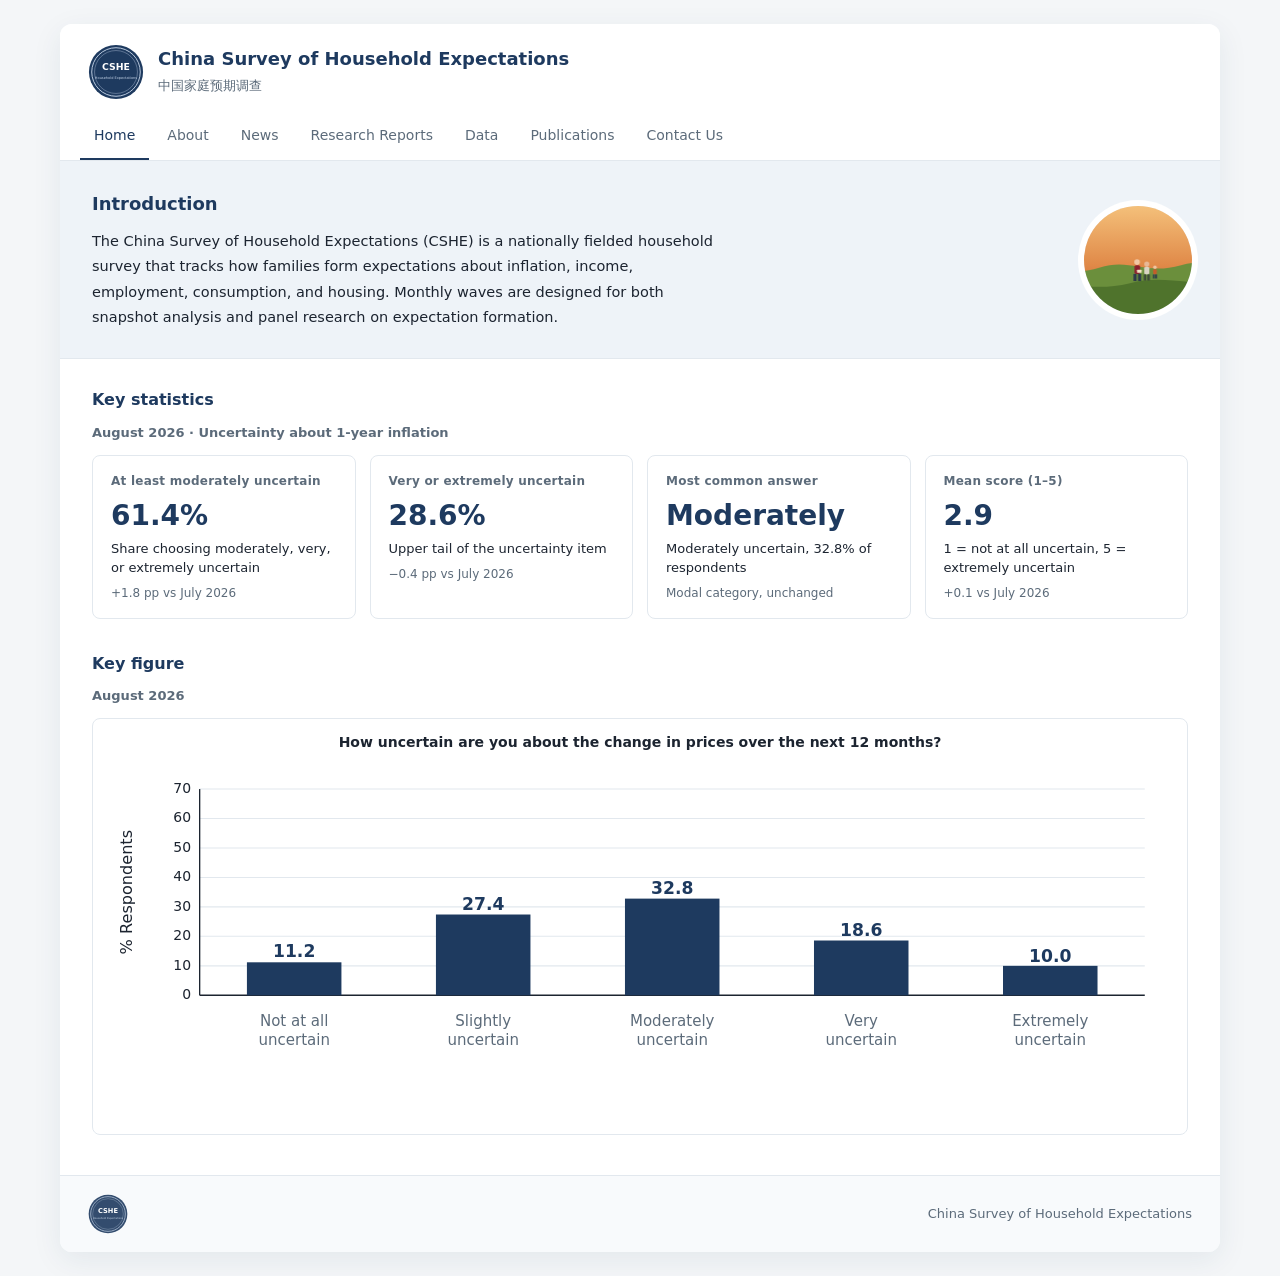
<file: index.html>
<!DOCTYPE html>
<html lang="en">
<head>
  <meta charset="UTF-8">
  <meta name="viewport" content="width=device-width, initial-scale=1">
  <title>China Survey of Household Expectations</title>
  <link rel="stylesheet" href="css/style.css?v=8">
</head>
<body data-page="home">
  <div class="page-shell">
    <div id="site-header"></div>
    <section class="intro">
      <div class="intro-copy">
        <h2>Introduction</h2>
        <p>The China Survey of Household Expectations (CSHE) is a nationally fielded household survey that tracks how families form expectations about inflation, income, employment, consumption, and housing. Monthly waves are designed for both snapshot analysis and panel research on expectation formation.</p>
      </div>
      <div class="intro-photo">
        <img src="assets/hero.svg" alt="">
      </div>
    </section>
    <div class="home-stack">
      <section>
        <h3 class="section-title">Key statistics</h3>
        <p class="key-month">August 2026 · Uncertainty about 1-year inflation</p>
        <div class="stat-grid">
          <article class="stat-card">
            <p class="stat-kicker">At least moderately uncertain</p>
            <p class="stat-value">61.4%</p>
            <p class="stat-label">Share choosing moderately, very, or extremely uncertain</p>
            <p class="stat-delta">+1.8 pp vs July 2026</p>
          </article>
          <article class="stat-card">
            <p class="stat-kicker">Very or extremely uncertain</p>
            <p class="stat-value">28.6%</p>
            <p class="stat-label">Upper tail of the uncertainty item</p>
            <p class="stat-delta">−0.4 pp vs July 2026</p>
          </article>
          <article class="stat-card">
            <p class="stat-kicker">Most common answer</p>
            <p class="stat-value">Moderately</p>
            <p class="stat-label">Moderately uncertain, 32.8% of respondents</p>
            <p class="stat-delta">Modal category, unchanged</p>
          </article>
          <article class="stat-card">
            <p class="stat-kicker">Mean score (1–5)</p>
            <p class="stat-value">2.9</p>
            <p class="stat-label">1 = not at all uncertain, 5 = extremely uncertain</p>
            <p class="stat-delta">+0.1 vs July 2026</p>
          </article>
        </div>
      </section>
      <section class="key-questions">
        <h3 class="section-title">Key figure</h3>
        <p class="key-month">August 2026</p>
        <figure>
          <figcaption>How uncertain are you about the change in prices over the next 12 months?</figcaption>
          <svg viewBox="0 0 1000 340" role="img" aria-label="Uncertainty about 1-year inflation, August 2026. Not at all uncertain 11.2 percent. Slightly uncertain 27.4 percent. Moderately uncertain 32.8 percent. Very uncertain 18.6 percent. Extremely uncertain 10.0 percent.">
            <title>Uncertainty about 1-year inflation, August 2026</title>
            <g transform="translate(22 124) rotate(-90)">
              <text class="axis-title" text-anchor="middle" fill="#1c2430" font-size="15" dy="0.35em">% Respondents</text>
            </g>
            <g stroke="#e2e8ee" stroke-width="1">
              <line x1="90" y1="28" x2="970" y2="28"/>
              <line x1="90" y1="55.4" x2="970" y2="55.4"/>
              <line x1="90" y1="82.9" x2="970" y2="82.9"/>
              <line x1="90" y1="110.3" x2="970" y2="110.3"/>
              <line x1="90" y1="137.7" x2="970" y2="137.7"/>
              <line x1="90" y1="165.1" x2="970" y2="165.1"/>
              <line x1="90" y1="192.6" x2="970" y2="192.6"/>
            </g>
            <line x1="90" y1="28" x2="90" y2="220" stroke="#1c2430" stroke-width="1.25"/>
            <line x1="90" y1="220" x2="970" y2="220" stroke="#1c2430" stroke-width="1.25"/>
            <g fill="#1c2430" font-size="13" text-anchor="end">
              <text x="82" y="28">70</text>
              <text x="82" y="55.4">60</text>
              <text x="82" y="82.9">50</text>
              <text x="82" y="110.3">40</text>
              <text x="82" y="137.7">30</text>
              <text x="82" y="165.1">20</text>
              <text x="82" y="192.6">10</text>
              <text x="82" y="220">0</text>
            </g>
            <rect x="134" y="189.3" width="88" height="30.7" fill="#1e3a5f"/>
            <rect x="310" y="144.8" width="88" height="75.2" fill="#1e3a5f"/>
            <rect x="486" y="130.0" width="88" height="90.0" fill="#1e3a5f"/>
            <rect x="662" y="169.0" width="88" height="51.0" fill="#1e3a5f"/>
            <rect x="838" y="192.6" width="88" height="27.4" fill="#1e3a5f"/>
            <g fill="#1e3a5f" font-size="16" font-weight="650" text-anchor="middle">
              <text x="178" y="180">11.2</text>
              <text x="354" y="136">27.4</text>
              <text x="530" y="121">32.8</text>
              <text x="706" y="160">18.6</text>
              <text x="882" y="184">10.0</text>
            </g>
            <g fill="#5c6b7a" font-size="14" text-anchor="middle">
              <text x="178" y="244">Not at all</text>
              <text x="178" y="262">uncertain</text>
              <text x="354" y="244">Slightly</text>
              <text x="354" y="262">uncertain</text>
              <text x="530" y="244">Moderately</text>
              <text x="530" y="262">uncertain</text>
              <text x="706" y="244">Very</text>
              <text x="706" y="262">uncertain</text>
              <text x="882" y="244">Extremely</text>
              <text x="882" y="262">uncertain</text>
            </g>
          </svg>
        </figure>
      </section>
    </div>
    <div id="site-footer"></div>
  </div>
  <script src="js/site.js?v=3"></script>
</body>
</html>
</file>
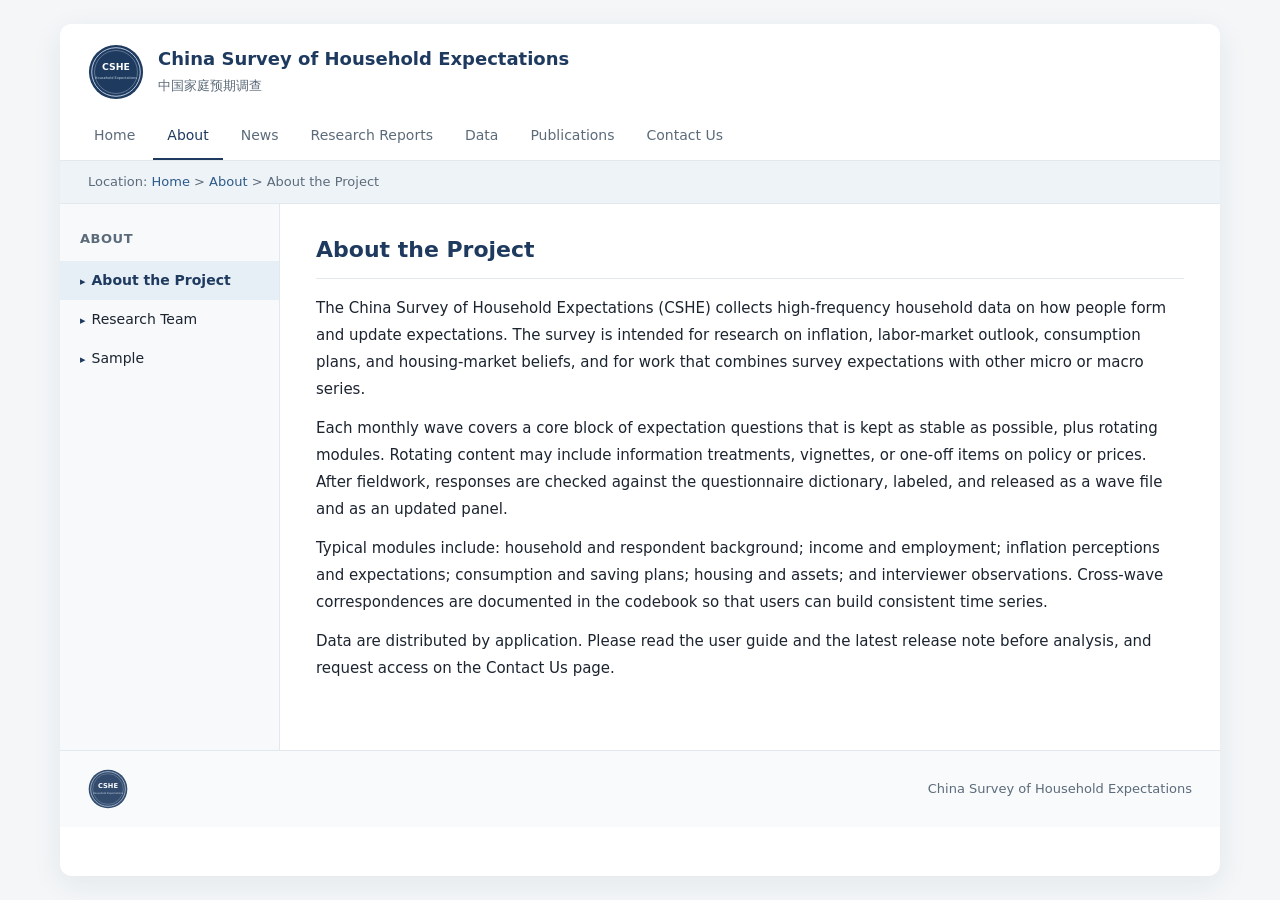
<file: about.html>
<!DOCTYPE html>
<html lang="en">
<head>
  <meta charset="UTF-8">
  <meta name="viewport" content="width=device-width, initial-scale=1">
  <title>About the Project - CSHE</title>
  <link rel="stylesheet" href="css/style.css">
</head>
<body data-page="about" data-sidebar="about" data-sidebar-active="about.html"
      data-crumb="Home@index.html|About@about.html|About the Project">
  <div class="page-shell">
    <div id="site-header"></div>
    <div class="inner-banner"><div class="crumb" id="crumb"></div></div>
    <div class="inner-layout">
      <aside class="sidebar" id="sidebar"></aside>
      <main class="article">
        <h2>About the Project</h2>
        <p>The China Survey of Household Expectations (CSHE) collects high-frequency household data on how people form and update expectations. The survey is intended for research on inflation, labor-market outlook, consumption plans, and housing-market beliefs, and for work that combines survey expectations with other micro or macro series.</p>
        <p>Each monthly wave covers a core block of expectation questions that is kept as stable as possible, plus rotating modules. Rotating content may include information treatments, vignettes, or one-off items on policy or prices. After fieldwork, responses are checked against the questionnaire dictionary, labeled, and released as a wave file and as an updated panel.</p>
        <p>Typical modules include: household and respondent background; income and employment; inflation perceptions and expectations; consumption and saving plans; housing and assets; and interviewer observations. Cross-wave correspondences are documented in the codebook so that users can build consistent time series.</p>
        <p>Data are distributed by application. Please read the user guide and the latest release note before analysis, and request access on the Contact Us page.</p>
      </main>
    </div>
    <div id="site-footer"></div>
  </div>
  <script src="js/site.js?v=3"></script>
</body>
</html>
</file>
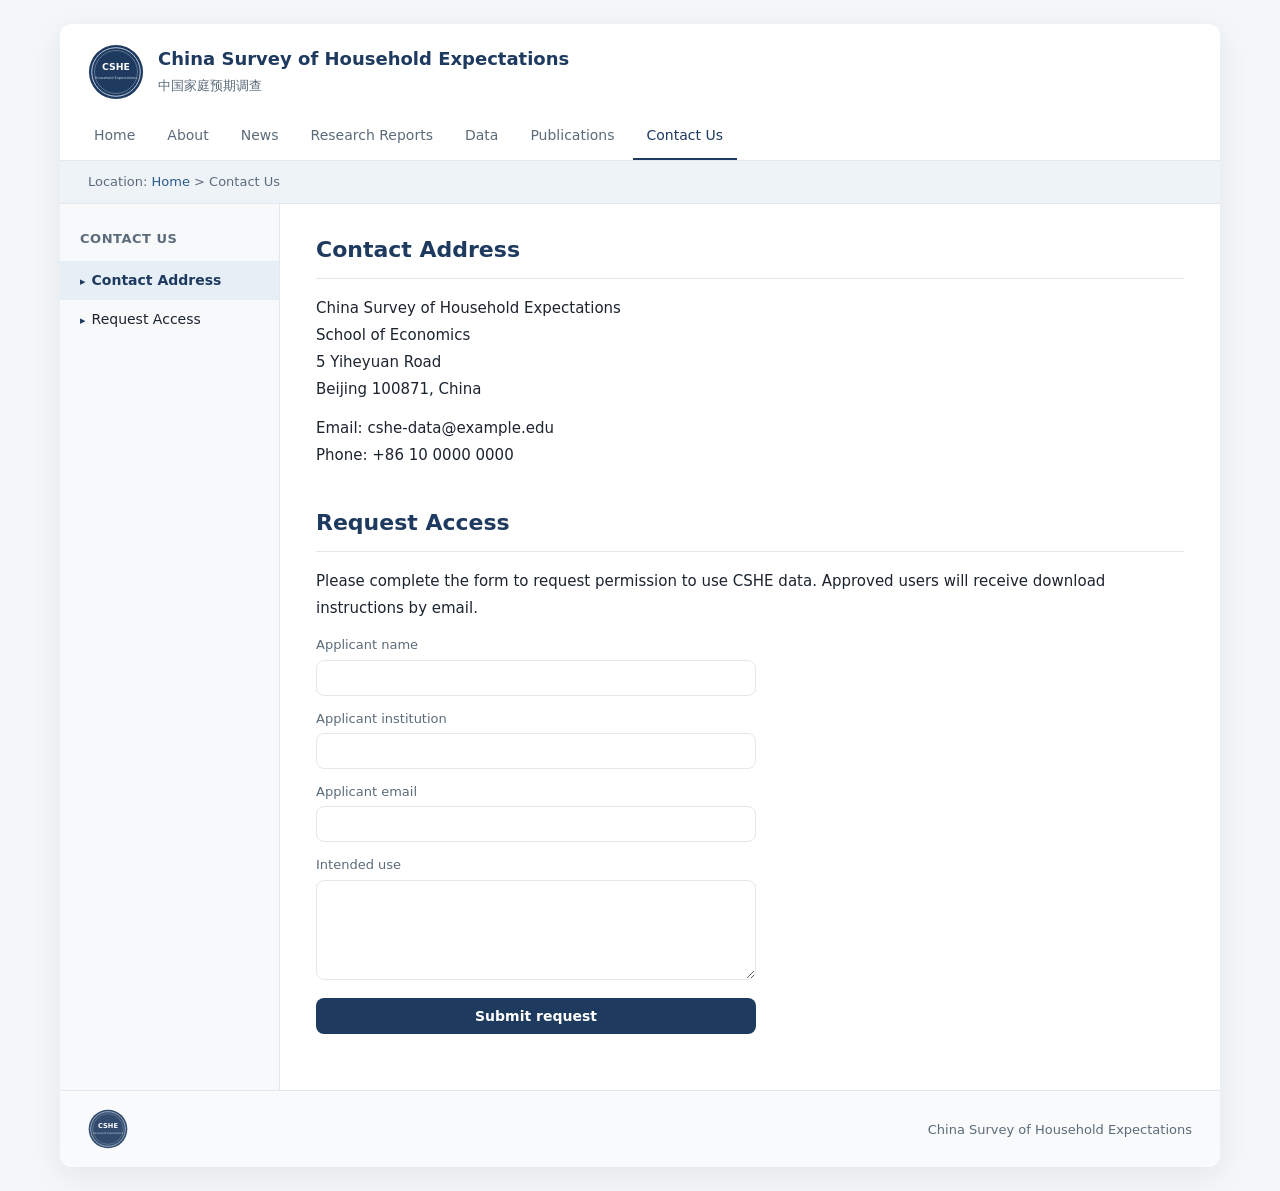
<file: contact.html>
<!DOCTYPE html>
<html lang="en">
<head>
  <meta charset="UTF-8">
  <meta name="viewport" content="width=device-width, initial-scale=1">
  <title>Contact Us - CSHE</title>
  <link rel="stylesheet" href="css/style.css">
</head>
<body data-page="contact" data-sidebar="contact" data-sidebar-active="contact.html"
      data-crumb="Home@index.html|Contact Us">
  <div class="page-shell">
    <div id="site-header"></div>
    <div class="inner-banner"><div class="crumb" id="crumb"></div></div>
    <div class="inner-layout">
      <aside class="sidebar" id="sidebar"></aside>
      <main class="article">
        <h2 id="address">Contact Address</h2>
        <p>China Survey of Household Expectations<br>
        School of Economics<br>
        5 Yiheyuan Road<br>
        Beijing 100871, China</p>
        <p>Email: cshe-data@example.edu<br>
        Phone: +86 10 0000 0000</p>

        <h2 id="access">Request Access</h2>
        <p>Please complete the form to request permission to use CSHE data. Approved users will receive download instructions by email.</p>
        <form class="form-grid" id="access-form">
          <label>Applicant name
            <input type="text" name="applicant_name" required>
          </label>
          <label>Applicant institution
            <input type="text" name="institution" required>
          </label>
          <label>Applicant email
            <input type="email" name="email" required>
          </label>
          <label>Intended use
            <textarea name="purpose" rows="5" required></textarea>
          </label>
          <button class="btn" type="submit">Submit request</button>
        </form>
      </main>
    </div>
    <div id="site-footer"></div>
  </div>
  <script src="js/site.js?v=3"></script>
</body>
</html>
</file>
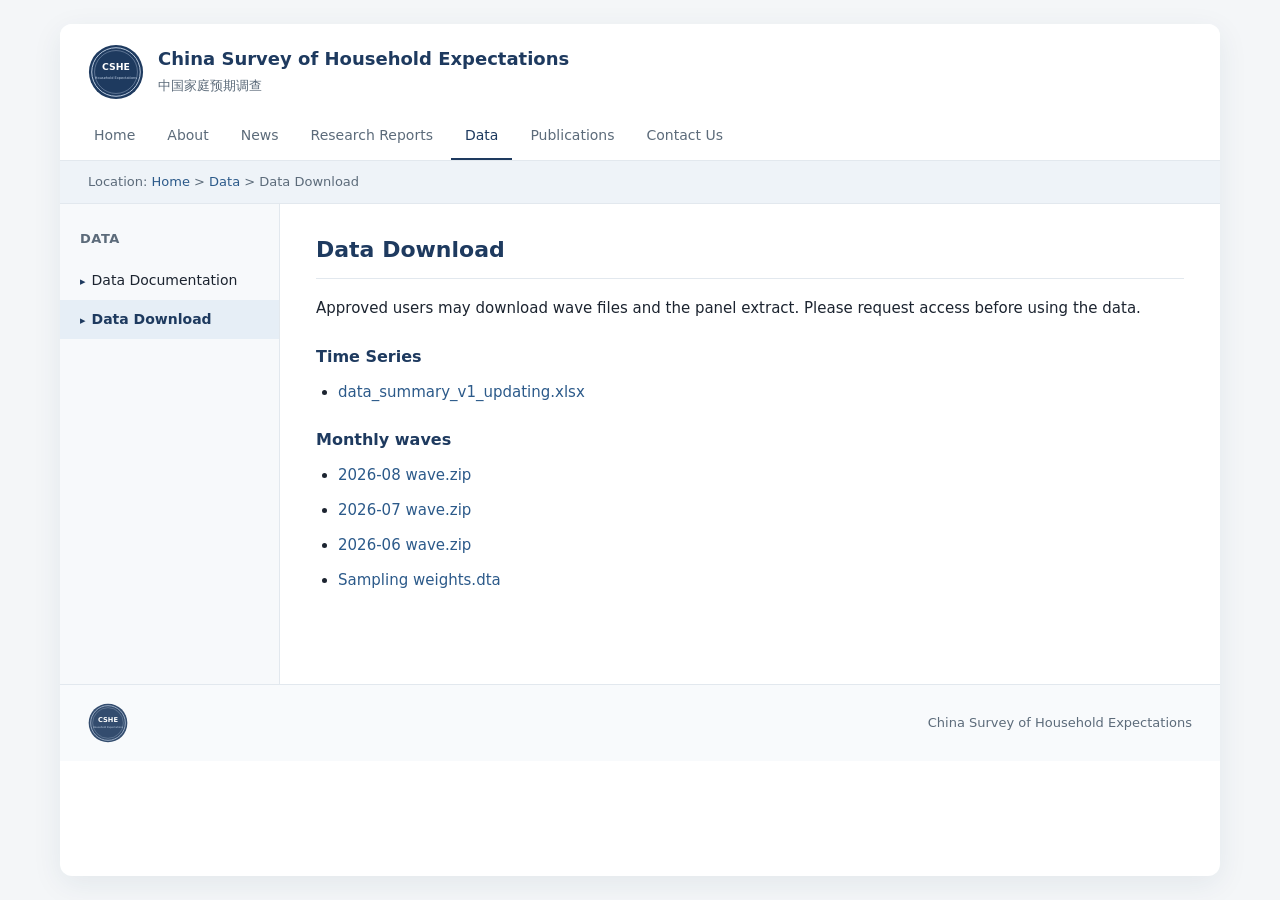
<file: data-download.html>
<!DOCTYPE html>
<html lang="en">
<head>
  <meta charset="UTF-8">
  <meta name="viewport" content="width=device-width, initial-scale=1">
  <title>Data Download - CSHE</title>
  <link rel="stylesheet" href="css/style.css">
</head>
<body data-page="data" data-sidebar="data" data-sidebar-active="data-download.html"
      data-crumb="Home@index.html|Data@data.html|Data Download">
  <div class="page-shell">
    <div id="site-header"></div>
    <div class="inner-banner"><div class="crumb" id="crumb"></div></div>
    <div class="inner-layout">
      <aside class="sidebar" id="sidebar"></aside>
      <main class="article">
        <h2>Data Download</h2>
        <p>Approved users may download wave files and the panel extract. Please request access before using the data.</p>
        <h3>Time Series</h3>
        <ul class="doc-list">
          <li><a href="files/data_summary_v1_updating.xlsx">data_summary_v1_updating.xlsx</a></li>
        </ul>
        <h3>Monthly waves</h3>
        <ul class="doc-list">
          <li><a href="#">2026-08 wave.zip</a></li>
          <li><a href="#">2026-07 wave.zip</a></li>
          <li><a href="#">2026-06 wave.zip</a></li>
          <li><a href="#">Sampling weights.dta</a></li>
        </ul>
      </main>
    </div>
    <div id="site-footer"></div>
  </div>
  <script src="js/site.js?v=3"></script>
</body>
</html>
</file>
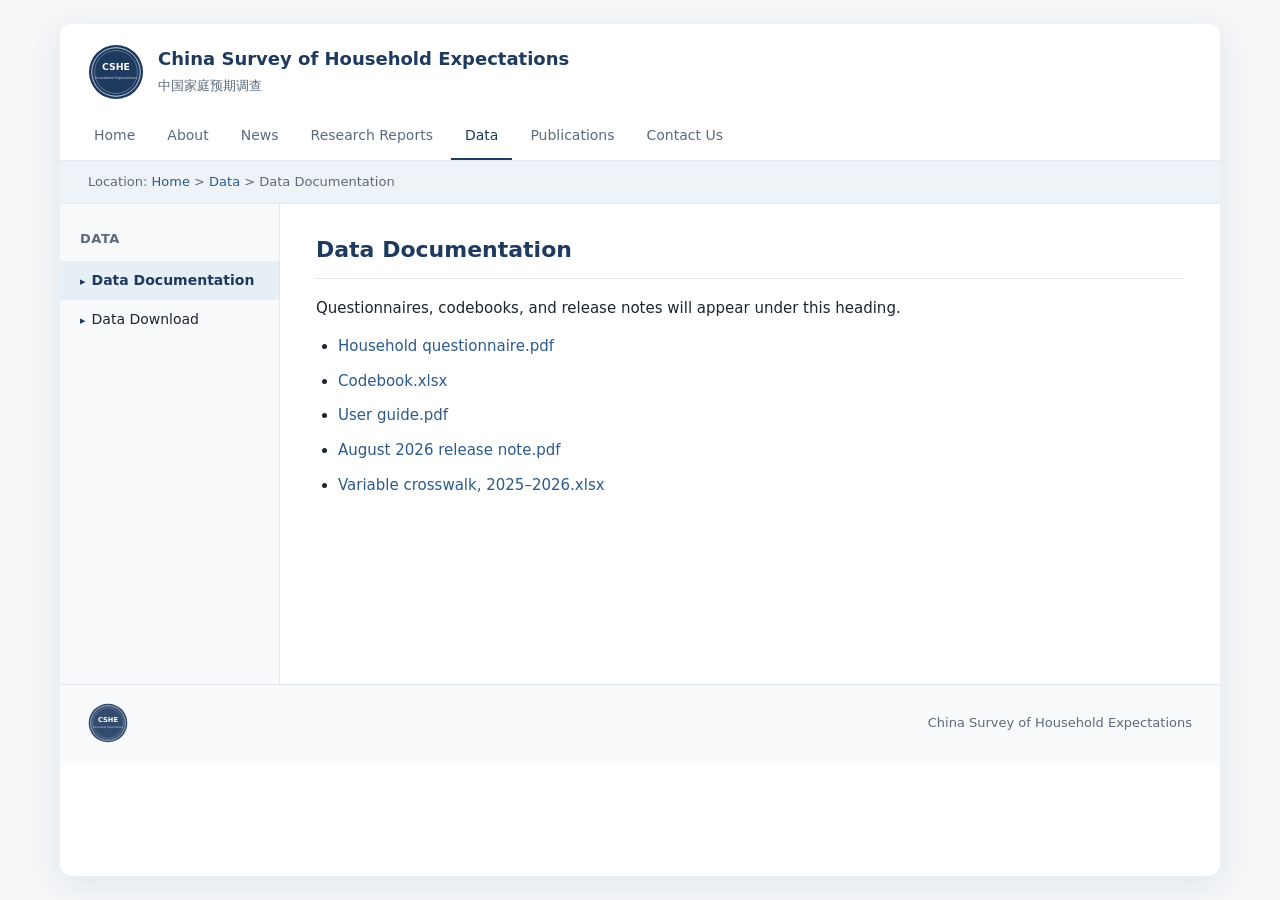
<file: data.html>
<!DOCTYPE html>
<html lang="en">
<head>
  <meta charset="UTF-8">
  <meta name="viewport" content="width=device-width, initial-scale=1">
  <title>Data Documentation - CSHE</title>
  <link rel="stylesheet" href="css/style.css">
</head>
<body data-page="data" data-sidebar="data" data-sidebar-active="data.html"
      data-crumb="Home@index.html|Data@data.html|Data Documentation">
  <div class="page-shell">
    <div id="site-header"></div>
    <div class="inner-banner"><div class="crumb" id="crumb"></div></div>
    <div class="inner-layout">
      <aside class="sidebar" id="sidebar"></aside>
      <main class="article">
        <h2>Data Documentation</h2>
        <p>Questionnaires, codebooks, and release notes will appear under this heading.</p>
        <ul class="doc-list">
          <li><a href="#">Household questionnaire.pdf</a></li>
          <li><a href="#">Codebook.xlsx</a></li>
          <li><a href="#">User guide.pdf</a></li>
          <li><a href="#">August 2026 release note.pdf</a></li>
          <li><a href="#">Variable crosswalk, 2025–2026.xlsx</a></li>
        </ul>
      </main>
    </div>
    <div id="site-footer"></div>
  </div>
  <script src="js/site.js?v=3"></script>
</body>
</html>
</file>
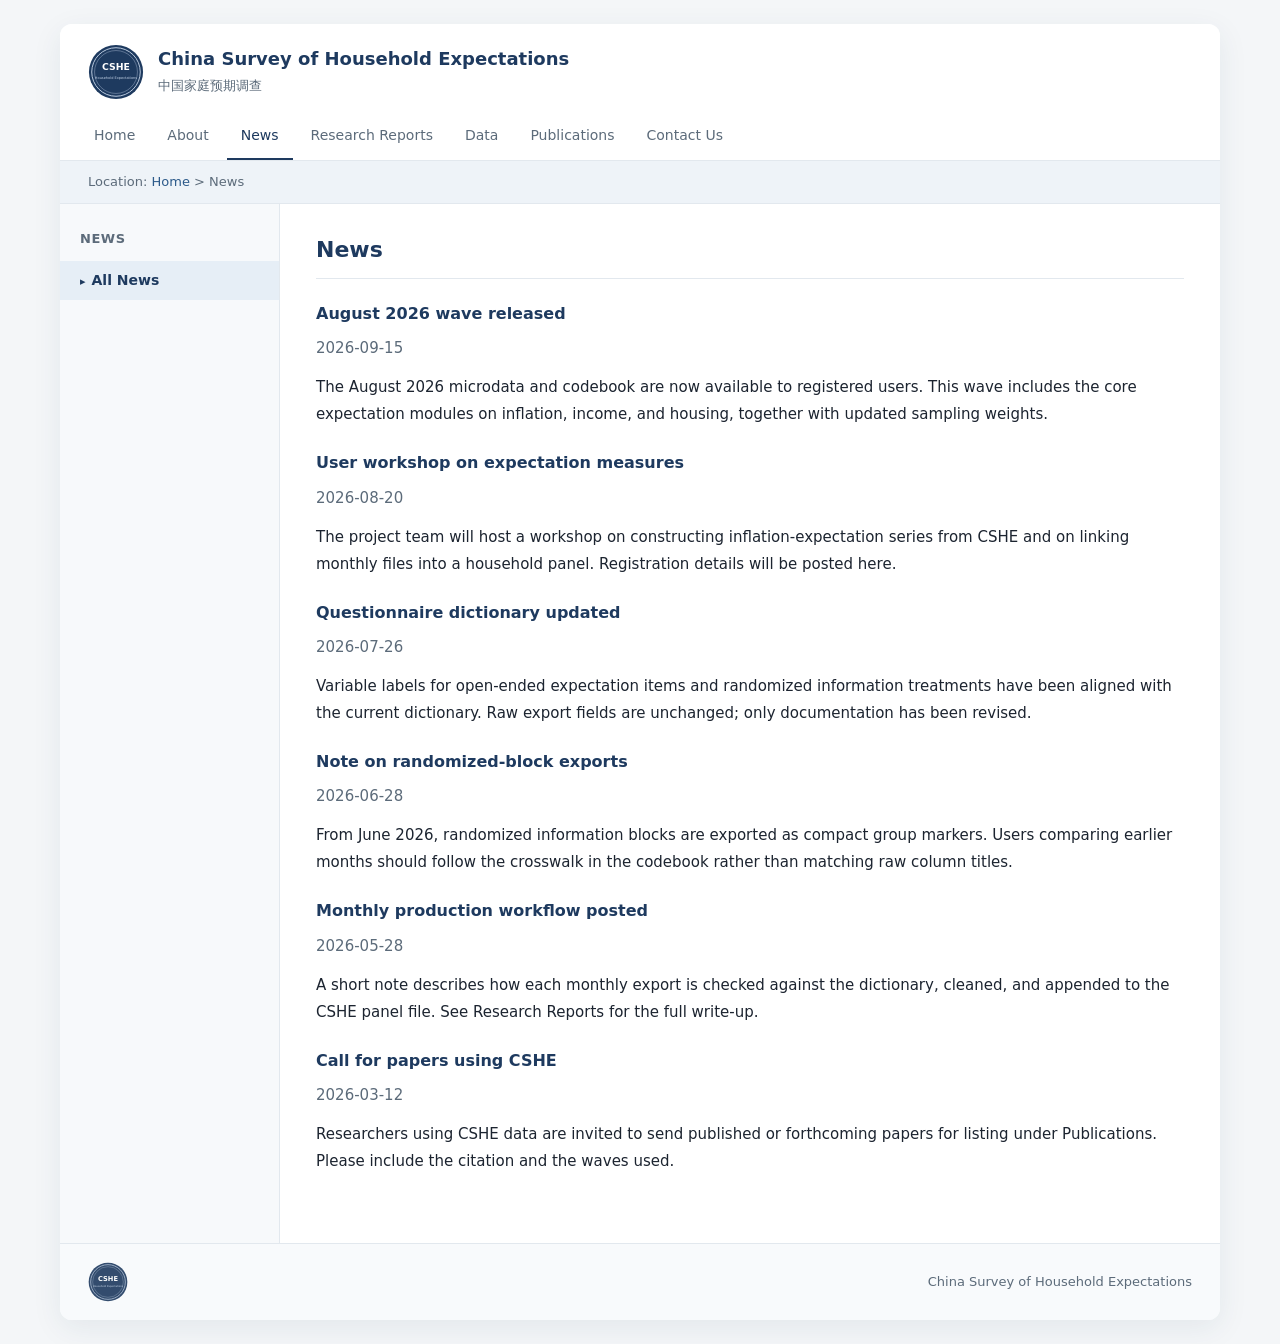
<file: news.html>
<!DOCTYPE html>
<html lang="en">
<head>
  <meta charset="UTF-8">
  <meta name="viewport" content="width=device-width, initial-scale=1">
  <title>News - CSHE</title>
  <link rel="stylesheet" href="css/style.css">
</head>
<body data-page="news" data-sidebar="news" data-sidebar-active="news.html"
      data-crumb="Home@index.html|News">
  <div class="page-shell">
    <div id="site-header"></div>
    <div class="inner-banner"><div class="crumb" id="crumb"></div></div>
    <div class="inner-layout">
      <aside class="sidebar" id="sidebar"></aside>
      <main class="article">
        <h2>News</h2>
        <div id="news-page"></div>
      </main>
    </div>
    <div id="site-footer"></div>
  </div>
  <script src="js/site.js?v=3"></script>
</body>
</html>
</file>
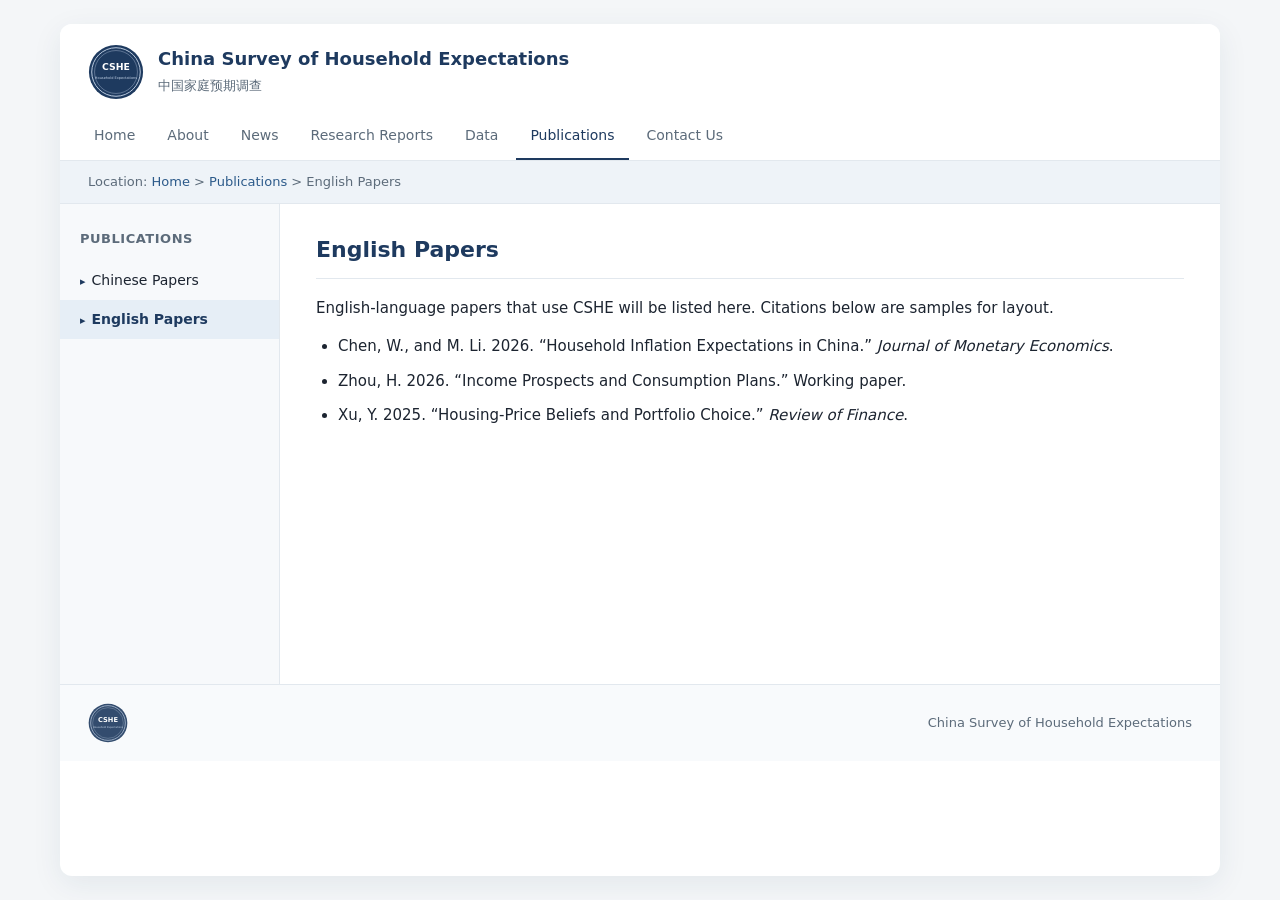
<file: publications-en.html>
<!DOCTYPE html>
<html lang="en">
<head>
  <meta charset="UTF-8">
  <meta name="viewport" content="width=device-width, initial-scale=1">
  <title>English Papers - CSHE</title>
  <link rel="stylesheet" href="css/style.css">
</head>
<body data-page="publications" data-sidebar="publications" data-sidebar-active="publications-en.html"
      data-crumb="Home@index.html|Publications@publications.html|English Papers">
  <div class="page-shell">
    <div id="site-header"></div>
    <div class="inner-banner"><div class="crumb" id="crumb"></div></div>
    <div class="inner-layout">
      <aside class="sidebar" id="sidebar"></aside>
      <main class="article">
        <h2>English Papers</h2>
        <p>English-language papers that use CSHE will be listed here. Citations below are samples for layout.</p>
        <ul class="doc-list">
          <li>Chen, W., and M. Li. 2026. “Household Inflation Expectations in China.” <em>Journal of Monetary Economics</em>.</li>
          <li>Zhou, H. 2026. “Income Prospects and Consumption Plans.” Working paper.</li>
          <li>Xu, Y. 2025. “Housing-Price Beliefs and Portfolio Choice.” <em>Review of Finance</em>.</li>
        </ul>
      </main>
    </div>
    <div id="site-footer"></div>
  </div>
  <script src="js/site.js?v=3"></script>
</body>
</html>
</file>
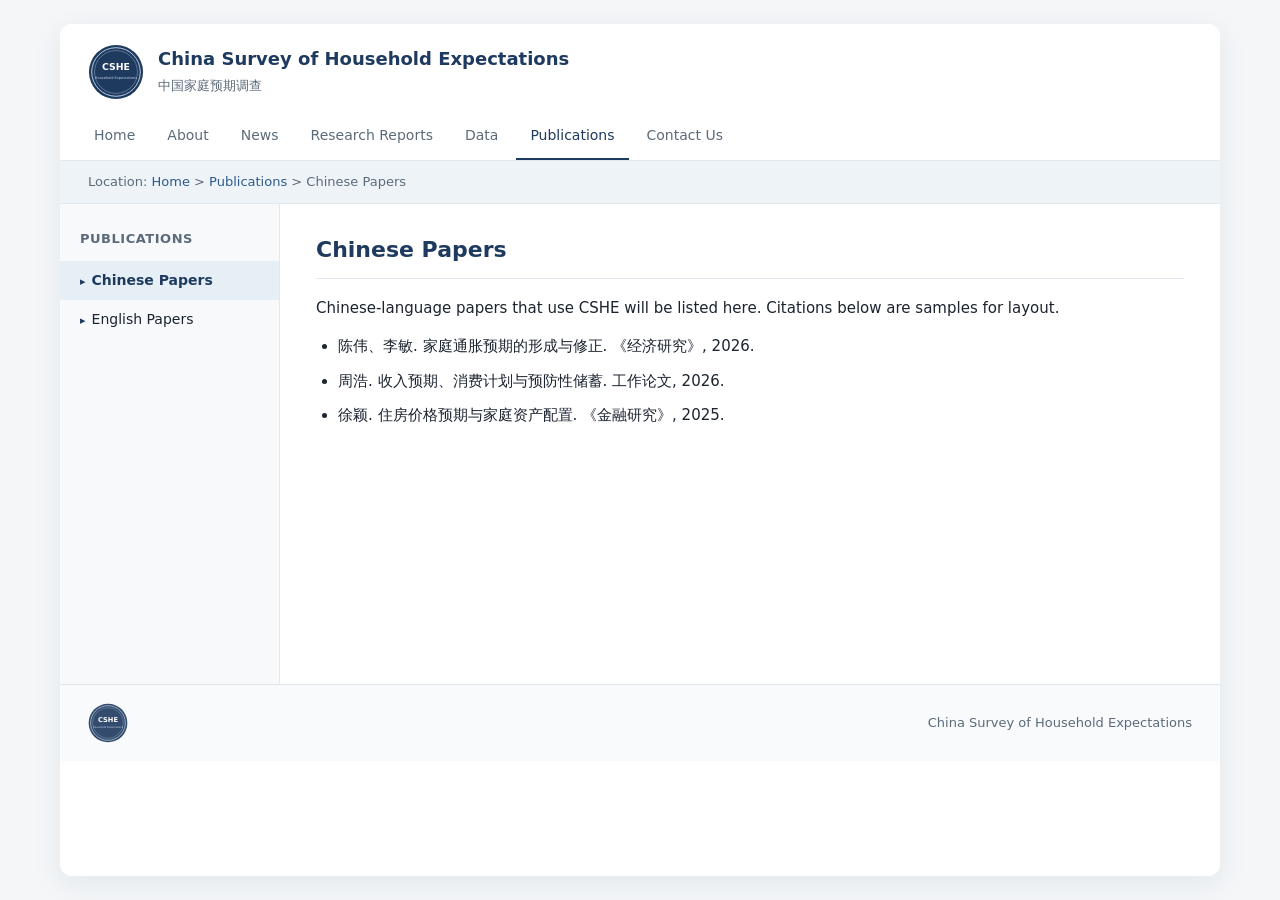
<file: publications.html>
<!DOCTYPE html>
<html lang="en">
<head>
  <meta charset="UTF-8">
  <meta name="viewport" content="width=device-width, initial-scale=1">
  <title>Chinese Papers - CSHE</title>
  <link rel="stylesheet" href="css/style.css">
</head>
<body data-page="publications" data-sidebar="publications" data-sidebar-active="publications.html"
      data-crumb="Home@index.html|Publications@publications.html|Chinese Papers">
  <div class="page-shell">
    <div id="site-header"></div>
    <div class="inner-banner"><div class="crumb" id="crumb"></div></div>
    <div class="inner-layout">
      <aside class="sidebar" id="sidebar"></aside>
      <main class="article">
        <h2>Chinese Papers</h2>
        <p>Chinese-language papers that use CSHE will be listed here. Citations below are samples for layout.</p>
        <ul class="doc-list">
          <li>陈伟、李敏. 家庭通胀预期的形成与修正. 《经济研究》, 2026.</li>
          <li>周浩. 收入预期、消费计划与预防性储蓄. 工作论文, 2026.</li>
          <li>徐颖. 住房价格预期与家庭资产配置. 《金融研究》, 2025.</li>
        </ul>
      </main>
    </div>
    <div id="site-footer"></div>
  </div>
  <script src="js/site.js?v=3"></script>
</body>
</html>
</file>
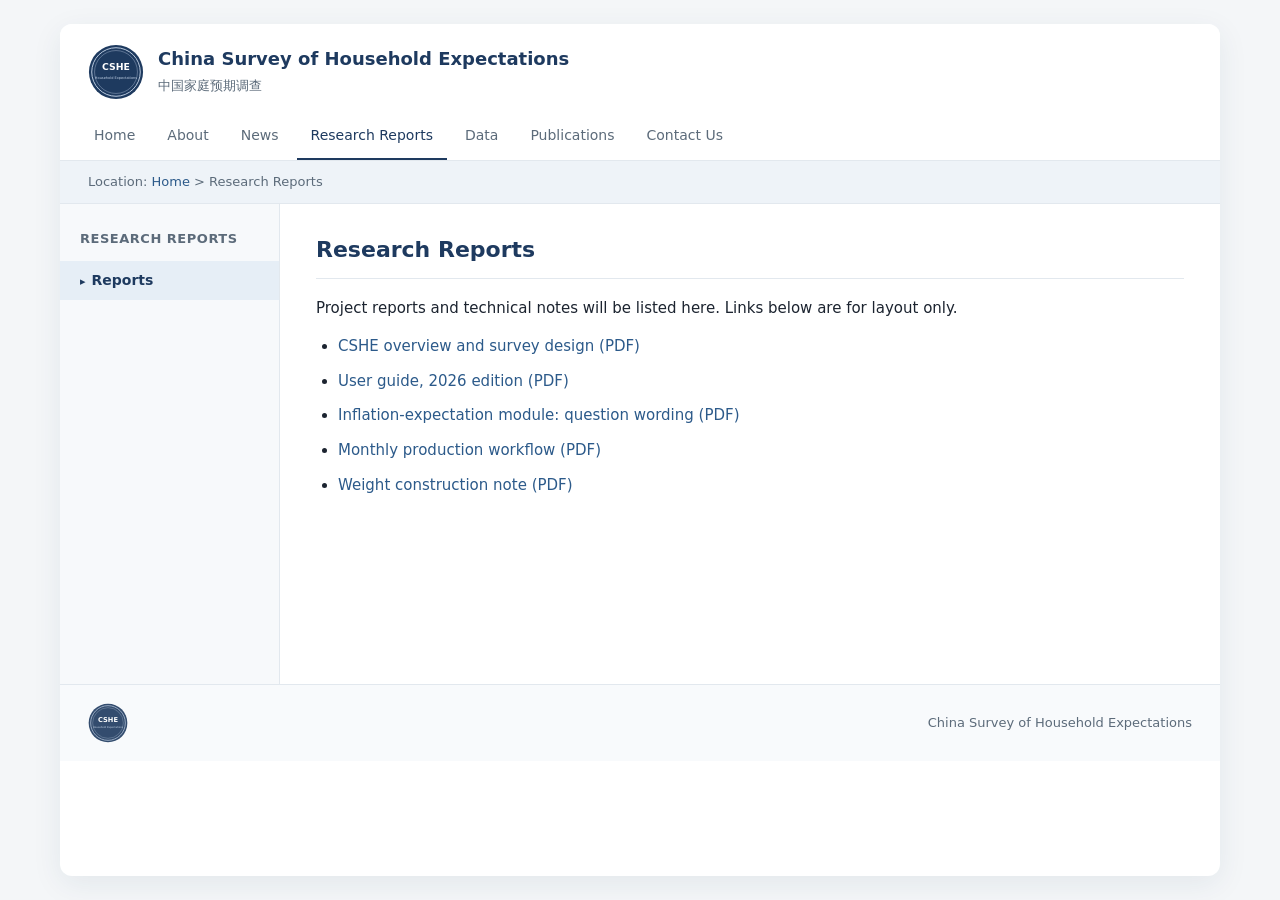
<file: reports.html>
<!DOCTYPE html>
<html lang="en">
<head>
  <meta charset="UTF-8">
  <meta name="viewport" content="width=device-width, initial-scale=1">
  <title>Research Reports - CSHE</title>
  <link rel="stylesheet" href="css/style.css">
</head>
<body data-page="reports" data-sidebar="reports" data-sidebar-active="reports.html"
      data-crumb="Home@index.html|Research Reports">
  <div class="page-shell">
    <div id="site-header"></div>
    <div class="inner-banner"><div class="crumb" id="crumb"></div></div>
    <div class="inner-layout">
      <aside class="sidebar" id="sidebar"></aside>
      <main class="article">
        <h2>Research Reports</h2>
        <p>Project reports and technical notes will be listed here. Links below are for layout only.</p>
        <ul class="doc-list">
          <li><a href="#">CSHE overview and survey design (PDF)</a></li>
          <li><a href="#">User guide, 2026 edition (PDF)</a></li>
          <li><a href="#">Inflation-expectation module: question wording (PDF)</a></li>
          <li><a href="#">Monthly production workflow (PDF)</a></li>
          <li><a href="#">Weight construction note (PDF)</a></li>
        </ul>
      </main>
    </div>
    <div id="site-footer"></div>
  </div>
  <script src="js/site.js?v=3"></script>
</body>
</html>
</file>
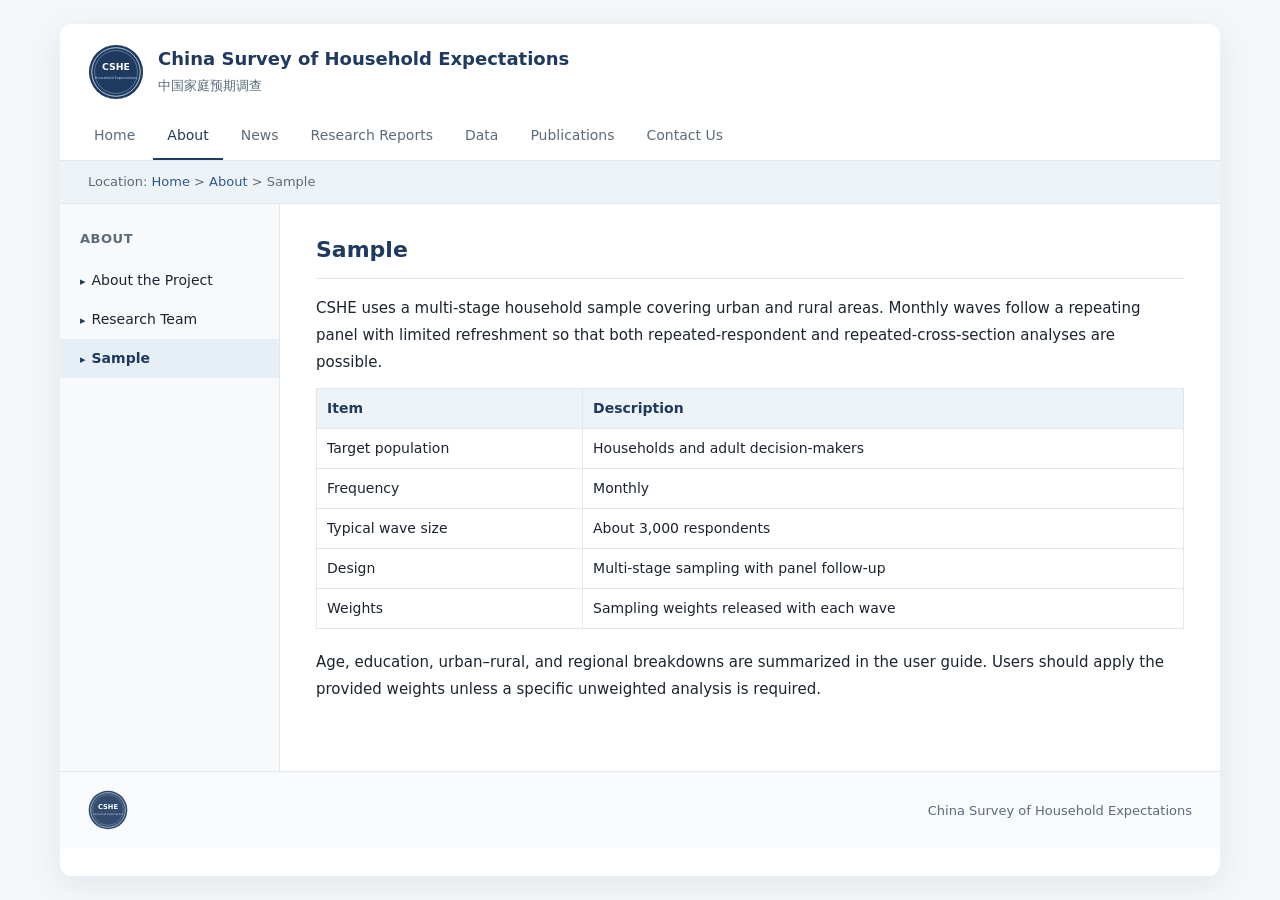
<file: sample.html>
<!DOCTYPE html>
<html lang="en">
<head>
  <meta charset="UTF-8">
  <meta name="viewport" content="width=device-width, initial-scale=1">
  <title>Sample - CSHE</title>
  <link rel="stylesheet" href="css/style.css">
</head>
<body data-page="about" data-sidebar="about" data-sidebar-active="sample.html"
      data-crumb="Home@index.html|About@about.html|Sample">
  <div class="page-shell">
    <div id="site-header"></div>
    <div class="inner-banner"><div class="crumb" id="crumb"></div></div>
    <div class="inner-layout">
      <aside class="sidebar" id="sidebar"></aside>
      <main class="article">
        <h2>Sample</h2>
        <p>CSHE uses a multi-stage household sample covering urban and rural areas. Monthly waves follow a repeating panel with limited refreshment so that both repeated-respondent and repeated-cross-section analyses are possible.</p>
        <div class="table-wrap">
          <table>
            <thead>
              <tr><th>Item</th><th>Description</th></tr>
            </thead>
            <tbody>
              <tr><td>Target population</td><td>Households and adult decision-makers</td></tr>
              <tr><td>Frequency</td><td>Monthly</td></tr>
              <tr><td>Typical wave size</td><td>About 3,000 respondents</td></tr>
              <tr><td>Design</td><td>Multi-stage sampling with panel follow-up</td></tr>
              <tr><td>Weights</td><td>Sampling weights released with each wave</td></tr>
            </tbody>
          </table>
        </div>
        <p>Age, education, urban–rural, and regional breakdowns are summarized in the user guide. Users should apply the provided weights unless a specific unweighted analysis is required.</p>
      </main>
    </div>
    <div id="site-footer"></div>
  </div>
  <script src="js/site.js?v=3"></script>
</body>
</html>
</file>
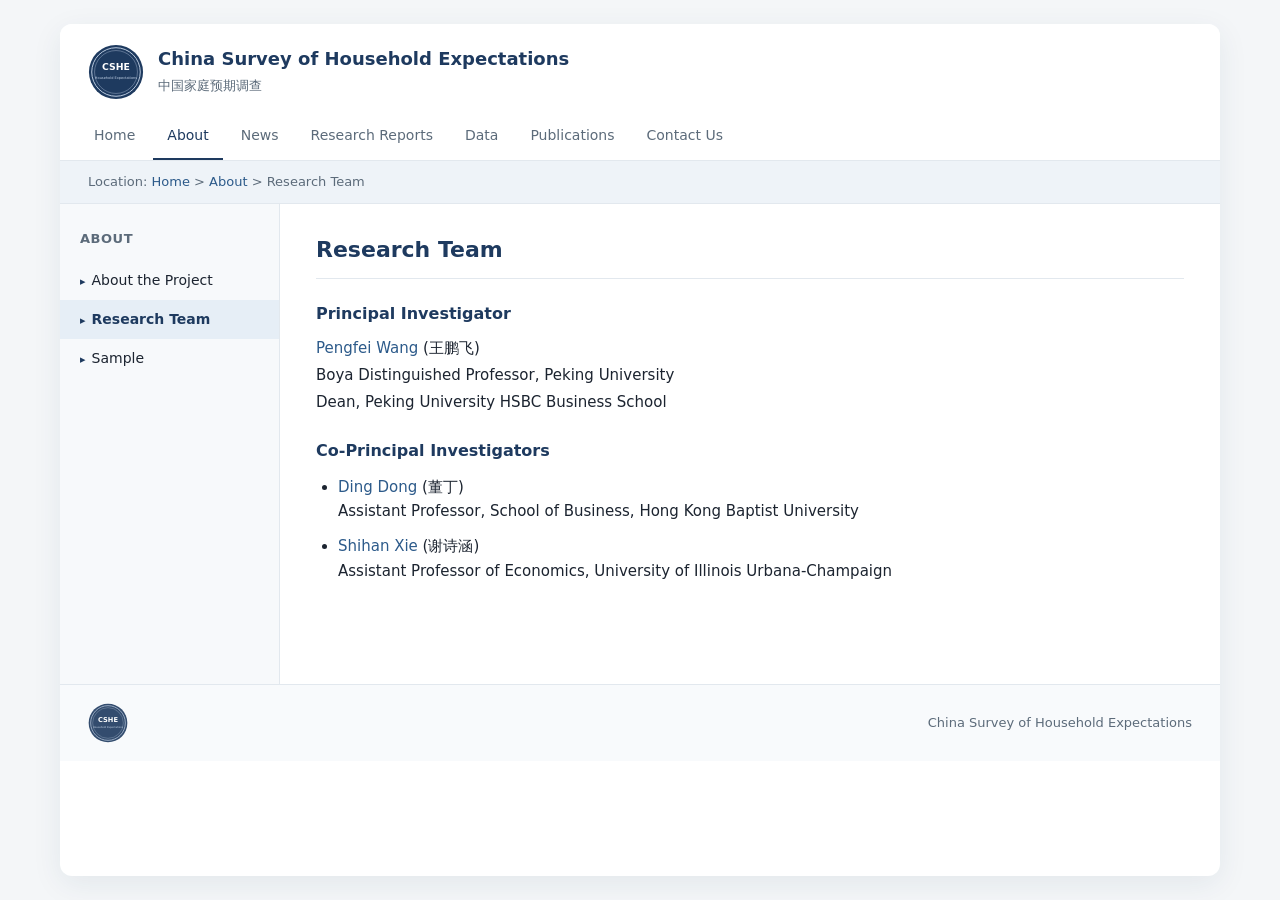
<file: team.html>
<!DOCTYPE html>
<html lang="en">
<head>
  <meta charset="UTF-8">
  <meta name="viewport" content="width=device-width, initial-scale=1">
  <title>Research Team - CSHE</title>
  <link rel="stylesheet" href="css/style.css">
</head>
<body data-page="about" data-sidebar="about" data-sidebar-active="team.html"
      data-crumb="Home@index.html|About@about.html|Research Team">
  <div class="page-shell">
    <div id="site-header"></div>
    <div class="inner-banner"><div class="crumb" id="crumb"></div></div>
    <div class="inner-layout">
      <aside class="sidebar" id="sidebar"></aside>
      <main class="article">
        <h2>Research Team</h2>

        <h3>Principal Investigator</h3>
        <p>
          <a href="https://sites.google.com/view/pengfeiwang" target="_blank" rel="noopener">Pengfei Wang</a>
          (王鹏飞)<br>
          Boya Distinguished Professor, Peking University<br>
          Dean, Peking University HSBC Business School
        </p>

        <h3>Co-Principal Investigators</h3>
        <ul>
          <li>
            <a href="https://dingdonghome.weebly.com/" target="_blank" rel="noopener">Ding Dong</a>
            (董丁)<br>
            Assistant Professor, School of Business, Hong Kong Baptist University
          </li>
          <li>
            <a href="https://sites.google.com/view/shihanxie" target="_blank" rel="noopener">Shihan Xie</a>
            (谢诗涵)<br>
            Assistant Professor of Economics, University of Illinois Urbana-Champaign
          </li>
        </ul>
      </main>
    </div>
    <div id="site-footer"></div>
  </div>
  <script src="js/site.js?v=3"></script>
</body>
</html>
</file>
<file: css/style.css>
:root {
  --page-bg: #f4f6f8;
  --paper: #ffffff;
  --navy: #1e3a5f;
  --navy-dark: #152a46;
  --navy-soft: #eef3f8;
  --accent: #2c5a8a;
  --sidebar: #f7f9fb;
  --sidebar-active: #e6eef6;
  --border: #e2e8ee;
  --text: #1c2430;
  --muted: #5c6b7a;
  --link: #2c5a8a;
  --width: 1160px;
  --side: 220px;
  --font: "PingFang SC", "Segoe UI", system-ui, -apple-system, sans-serif;
}

* { box-sizing: border-box; }

html, body {
  margin: 0;
  padding: 0;
  background: var(--page-bg);
  color: var(--text);
  font-family: var(--font);
  font-size: 15px;
  line-height: 1.65;
}

a { color: var(--link); text-decoration: none; }
a:hover { text-decoration: underline; }

.page-shell {
  width: var(--width);
  max-width: 100%;
  margin: 24px auto;
  background: var(--paper);
  min-height: calc(100vh - 48px);
  border-radius: 12px;
  box-shadow: 0 8px 30px rgba(30, 58, 95, 0.08);
  overflow: hidden;
}

.topbar {
  display: flex;
  justify-content: space-between;
  align-items: center;
  gap: 12px;
  padding: 20px 28px 12px;
  background: #fff;
}

.brand {
  display: flex;
  align-items: center;
  gap: 14px;
  min-width: 0;
  text-decoration: none;
  color: inherit;
}

.brand:hover { text-decoration: none; }

.brand img {
  width: 56px;
  height: 56px;
  flex-shrink: 0;
}

.brand-text h1 {
  margin: 0;
  font-size: 18px;
  font-weight: 650;
  color: var(--navy);
  letter-spacing: 0;
  line-height: 1.25;
}

.brand-text p {
  margin: 4px 0 0;
  color: var(--muted);
  font-size: 13px;
}

.nav {
  display: flex;
  flex-wrap: wrap;
  gap: 4px;
  padding: 0 20px;
  border-bottom: 1px solid var(--border);
}

.nav a {
  color: var(--muted);
  text-decoration: none;
  padding: 12px 14px 11px;
  font-size: 14px;
  font-weight: 500;
  white-space: nowrap;
  border-bottom: 2px solid transparent;
}

.nav a:hover {
  color: var(--navy);
  text-decoration: none;
}

.nav a.active {
  color: var(--navy);
  border-bottom-color: var(--navy);
}

.news-date {
  color: var(--muted);
  font-size: 12px;
  margin: -6px 0 8px;
}

.article h3 a { color: var(--navy); }

.intro {
  background: var(--navy-soft);
  color: var(--navy);
  display: grid;
  grid-template-columns: minmax(0, 1fr) 180px;
  min-height: 120px;
  position: relative;
  overflow: hidden;
  border-bottom: 1px solid var(--border);
}

.intro-copy {
  padding: 28px 32px;
}

.intro-copy h2 {
  margin: 0;
  font-size: 18px;
  font-weight: 650;
}

.intro-copy p {
  margin: 10px 0 0;
  font-size: 14.5px;
  line-height: 1.75;
  color: var(--text);
  max-width: 640px;
}

.intro-photo {
  position: relative;
}

.intro-photo img {
  opacity: 0;
  height: 120px;
  display: block;
}

.intro-photo::after {
  content: "";
  position: absolute;
  width: 108px;
  height: 108px;
  right: 28px;
  top: 50%;
  transform: translateY(-50%);
  border-radius: 50%;
  background: url("../assets/hero.svg") center/cover no-repeat;
  box-shadow: 0 0 0 6px #fff;
}

.home-main {
  display: grid;
  grid-template-columns: minmax(0, 1fr) minmax(0, 1fr);
  gap: 36px;
  padding: 28px 32px 40px;
  min-height: 360px;
  align-items: start;
}

.section-title {
  margin: 0 0 14px;
  color: var(--navy);
  font-size: 16px;
  font-weight: 650;
}

.news-list {
  list-style: none;
  margin: 0;
  padding: 0;
}

.news-list li {
  margin: 0 0 8px;
  font-size: 14px;
}

.news-list a { color: var(--text); }
.news-list a:hover { color: var(--accent); }
.more { font-size: 13px; color: var(--accent); }

.quick-box {
  border: 1px solid var(--border);
  border-radius: 10px;
  overflow: hidden;
  background: #fff;
}

.quick-box h3 {
  margin: 0;
  padding: 12px 16px;
  background: var(--navy-soft);
  color: var(--navy);
  font-size: 14px;
  font-weight: 650;
}

.quick-box ol {
  margin: 0;
  padding: 6px 0;
  list-style: none;
}

.quick-box li {
  padding: 8px 16px;
  font-size: 14px;
  border-top: 1px solid var(--border);
}

.quick-box li:first-child { border-top: 0; }
.quick-box a { color: var(--text); }
.quick-box a:hover { color: var(--accent); }

.key-questions {
  min-width: 0;
}

.key-month {
  margin: -6px 0 12px;
  color: var(--muted);
  font-size: 13px;
  font-weight: 600;
}

.key-questions figure {
  margin: 0 0 14px;
  padding: 12px 10px 10px;
  border: 1px solid var(--border);
  border-radius: 8px;
  background: #fff;
}

.key-questions figcaption {
  margin: 0 8px 4px;
  color: var(--text);
  font-size: 14px;
  font-weight: 650;
  text-align: center;
}

.key-questions svg {
  display: block;
  width: 100%;
  height: auto;
  overflow: visible;
}

.key-questions svg text {
  font-family: var(--font);
  dominant-baseline: middle;
}

.key-questions svg .axis-title {
  dominant-baseline: auto;
}

.layout-preview-flag {
  margin: 0;
  padding: 8px 32px;
  background: #f7f9fb;
  color: var(--muted);
  font-size: 12px;
  border-bottom: 1px solid var(--border);
}

.home-stack {
  display: flex;
  flex-direction: column;
  gap: 32px;
  padding: 28px 32px 40px;
}

.stat-grid {
  display: grid;
  grid-template-columns: repeat(4, minmax(0, 1fr));
  gap: 14px;
}

.stat-card {
  border: 1px solid var(--border);
  border-radius: 8px;
  padding: 16px 18px 14px;
  background: #fff;
  min-width: 0;
}

.stat-card .stat-kicker {
  margin: 0 0 8px;
  color: var(--muted);
  font-size: 12px;
  font-weight: 600;
  letter-spacing: 0.02em;
}

.stat-card .stat-value {
  margin: 0;
  color: var(--navy);
  font-size: 28px;
  font-weight: 650;
  line-height: 1.15;
}

.stat-card .stat-label {
  margin: 8px 0 0;
  color: var(--text);
  font-size: 13px;
  line-height: 1.45;
}

.stat-card .stat-delta {
  margin: 6px 0 0;
  color: var(--muted);
  font-size: 12px;
}

.home-stack .key-questions figure {
  margin: 0;
}

@media (max-width: 1000px) {
  .stat-grid {
    grid-template-columns: 1fr 1fr;
  }
}

.inner-banner {
  position: relative;
  min-height: 0;
  background: var(--navy-soft);
  border-bottom: 1px solid var(--border);
  padding: 10px 28px;
}

.inner-banner::after { display: none; }

.crumb {
  position: static;
  background: transparent;
  color: var(--muted);
  font-size: 13px;
  padding: 0;
}

.crumb a { color: var(--accent); }

.inner-layout {
  display: grid;
  grid-template-columns: var(--side) minmax(0, 1fr);
  min-height: 480px;
}

.sidebar {
  background: var(--sidebar);
  padding: 24px 0 40px;
  min-width: 0;
  border-right: 1px solid var(--border);
}

.sidebar h4 {
  margin: 0 20px 12px;
  font-size: 13px;
  font-weight: 650;
  letter-spacing: 0.04em;
  text-transform: uppercase;
  color: var(--muted);
}

.sidebar a {
  display: block;
  padding: 8px 16px 8px 20px;
  color: var(--text);
  font-size: 14px;
  position: relative;
}

.sidebar a::before {
  content: "▸";
  display: inline-block;
  margin-right: 6px;
  color: var(--navy);
  font-size: 11px;
  line-height: 1;
}

.sidebar a:hover,
.sidebar a.active {
  background: var(--sidebar-active);
  color: var(--navy);
  text-decoration: none;
  font-weight: 600;
}

.article {
  padding: 28px 36px 56px;
  min-width: 0;
  overflow-wrap: anywhere;
}

.article h2 {
  margin: 0 0 16px;
  color: var(--navy);
  font-size: 22px;
  font-weight: 650;
  padding-bottom: 10px;
  border-bottom: 1px solid var(--border);
  scroll-margin-top: 12px;
}

.article h2:not(:first-of-type) {
  margin-top: 36px;
}

.article h3 {
  margin: 22px 0 8px;
  font-size: 16px;
  color: var(--navy);
}

.article p {
  margin: 0 0 12px;
  font-size: 15px;
  line-height: 1.8;
}

.article ul, .article ol {
  margin: 0 0 14px;
  padding-left: 22px;
}

.article li { margin: 10px 0; }

.doc-list a { color: var(--link); }

.table-wrap { overflow-x: auto; margin: 12px 0 20px; }

table {
  width: 100%;
  border-collapse: collapse;
  font-size: 14px;
}

th, td {
  border: 1px solid var(--border);
  padding: 8px 10px;
  text-align: left;
}

th { background: var(--navy-soft); color: var(--navy); }

.form-grid {
  display: grid;
  gap: 12px;
  max-width: 440px;
}

.form-grid label {
  font-size: 13px;
  color: var(--muted);
  font-weight: 500;
}

.form-grid input,
.form-grid textarea,
.form-grid select {
  width: 100%;
  margin-top: 4px;
  padding: 9px 10px;
  border: 1px solid var(--border);
  border-radius: 8px;
  font-size: 14px;
  font-family: inherit;
  background: #fff;
}

.form-grid input:focus,
.form-grid textarea:focus {
  outline: 2px solid rgba(30, 58, 95, 0.18);
  border-color: var(--accent);
}

.btn {
  display: inline-block;
  background: var(--navy);
  color: #fff;
  border: 0;
  border-radius: 8px;
  padding: 10px 18px;
  cursor: pointer;
  font-size: 14px;
  font-weight: 600;
  font-family: inherit;
}

.btn:hover { background: var(--navy-dark); text-decoration: none; color: #fff; }

.note {
  background: var(--navy-soft);
  border-left: 3px solid var(--navy);
  padding: 10px 12px;
  font-size: 13px;
  margin: 12px 0 18px;
  border-radius: 0 8px 8px 0;
}

.partners { display: none; }

.footer {
  background: #f8fafc;
  display: flex;
  justify-content: space-between;
  align-items: center;
  gap: 16px;
  padding: 18px 28px;
  font-size: 13px;
  color: var(--muted);
  border-top: 1px solid var(--border);
}

.footer div {
  text-align: right;
  flex: 1;
  min-width: 0;
}

.footer img { width: 40px; height: 40px; opacity: 0.9; flex-shrink: 0; }

@media (max-width: 1000px) {
  .page-shell {
    width: 100%;
    margin: 0;
    border-radius: 0;
    min-height: 100vh;
  }
  .intro, .home-main, .inner-layout {
    grid-template-columns: 1fr;
  }
  .intro-photo { display: none; }
  .sidebar {
    display: flex;
    flex-wrap: wrap;
    padding: 12px;
    border-right: 0;
    border-bottom: 1px solid var(--border);
  }
  .sidebar h4 { width: 100%; }
}
</file>
